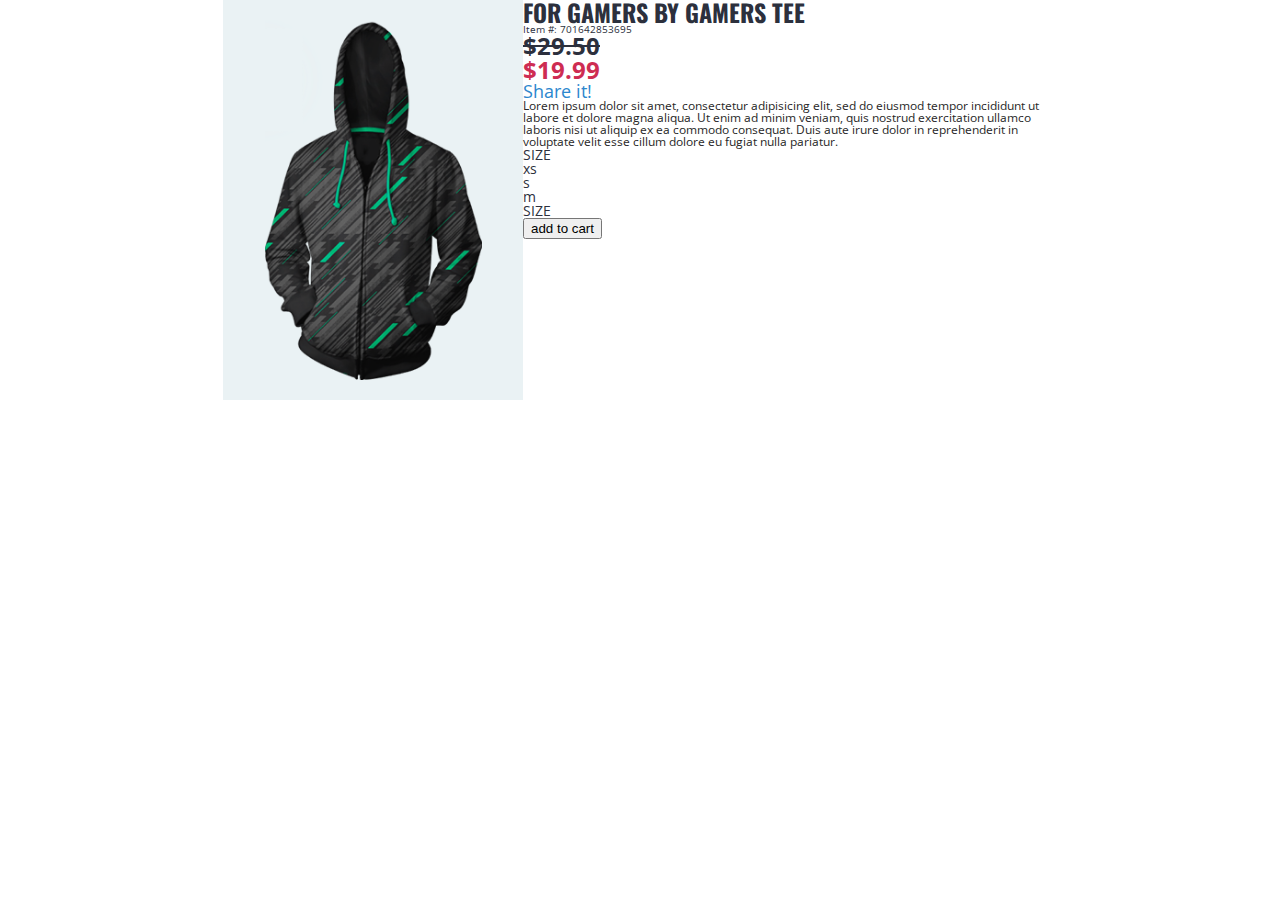
<file: index.html>
<!DOCTYPE html>
<html lang="en">
<head>
    <meta charset="UTF-8">
    <title>Title</title>
    <link href="css/style.css" rel="stylesheet">
    <link href="https://fonts.googleapis.com/css?family=Open+Sans:400,700&display=swap" rel="stylesheet">
    <link href="https://fonts.googleapis.com/css?family=Oswald:400,700&display=swap" rel="stylesheet">
</head>
<body>
<section class="product">
    <div class="container">
        <div class="product__wrapper">
            <div class="product__row row1">
                <div class="product__photo">
                    <img src="images/product_photo.png" class="product__photo_img" alt="product photo"/>
                </div>


            </div>
            <div class="product__row uppercase row2">
                <h1 class="product__title">For gamers by gamers TEE</h1>
            </div>
            <div class="product__row row3">
                <div class="product__id">
                    Item #: 701642853695
                </div>

            <div class="product__row1">
                <div class="product__price">
                    <div class="product__price_regular product__price_old">$29.50</div>
                    <div class="product__price_regular product__price_new">$19.99</div>
                </div>
            </div>
            <div class="product__row1">
                <div class="product__">
                    <div class="product__stars">

                    </div>
                    <div class="product__share">
                        <p>Share it!</p>
                        <div class="product__share_social">

                        </div>

                    </div>

                </div>
            </div>
            <div class="product__row1">
                <p class="product__desc">
                    Lorem ipsum dolor sit amet, consectetur adipisicing elit, sed do eiusmod tempor incididunt ut labore
                    et
                    dolore magna aliqua. Ut enim ad minim veniam, quis nostrud exercitation ullamco laboris nisi ut
                    aliquip
                    ex ea commodo consequat. Duis aute irure dolor in reprehenderit in voluptate velit esse cillum
                    dolore eu
                    fugiat nulla pariatur.
                </p>
            </div>
            <div class="product__row1">
                <div class="product__size">
                    <h4 class="product__size_title uppercase">size</h4>
                    <div class="product__size_list">
                        <div class="product__size_list-item">xs</div>
                        <div class="product__size_list-item">s</div>
                        <div class="product__size_list-item">m</div>
                    </div>
                </div>
            </div>
            <div class="product__row1">
                <div class="product__color">
                    <h4 class="product__color_title uppercase">size</h4>
                    <div class="product__color_list">
                        <div class="product__color_list-item"></div>
                        <div class="product__color_list-item"></div>
                        <div class="product__color_list-item"></div>
                    </div>
                </div>
            </div>
            <div class="product__row1">
                <button class="product__add-to-cart" type="button">add to cart</button>
            </div>
        </div>
        </div>


    </div>
</section>





</body>

</html>
</file>
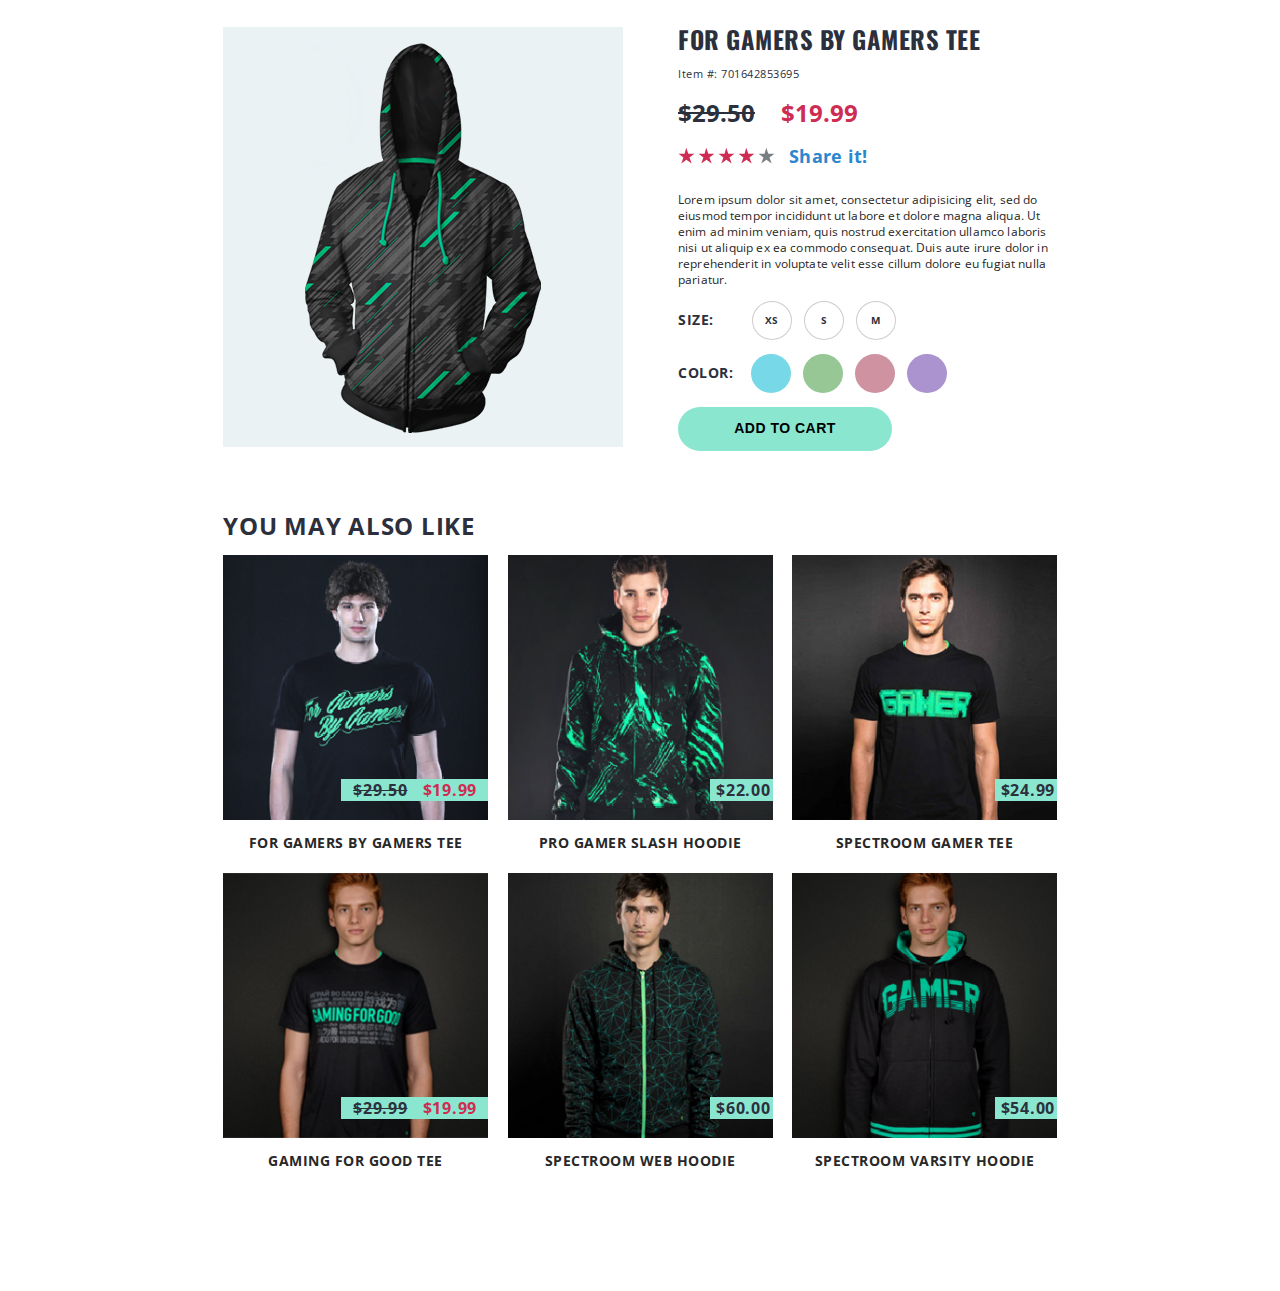
<file: grid.html>
<!DOCTYPE html>
<html lang="en">
<head>
    <meta charset="UTF-8">
    <title>Title</title>
    <meta name="viewport" content="width=device-width, user-scalable=no, initial-scale=1.0, maximum-scale=1.0, minimum-scale=1.0">
    <link href="css/style1.css" rel="stylesheet">
    <link href="https://fonts.googleapis.com/css?family=Open+Sans:300,400,700&display=swap" rel="stylesheet">
    <link href="https://fonts.googleapis.com/css?family=Oswald:400,700&display=swap" rel="stylesheet">
</head>
<body>

<section class="product">
    <div class="container">

        <div class="product__wrapper">
            <div class="product__block uppercase row2">
                <h1 class="product__title">For gamers by gamers TEE</h1>
            </div>

            <div class="product__block row1">
                <div class="product__photo">
                    <img src="images/product_photo.png" class="product__photo-img" alt="For gamers by gamers TEE"/>
                </div>


            </div>

            <div class="product__block row3">
                <div class="product__block">
                    <div class="product__id">
                        Item #: 701642853695
                    </div>
                </div>

                <div class="product__block">
                    <div class="product__price">
                        <div class="product__price_regular product__price_old">$29.50</div>
                        <div class="product__price_regular product__price_new">$19.99</div>
                    </div>
                </div>
                <div class="product__block stars">

                        <div class="product__stars" data-rating="4">

                                    <svg class="product__stars-item">
                                        <use xlink:href="#star"></use>
                                    </svg>
                                    <svg class="product__stars-item">
                                        <use xlink:href="#star"></use>
                                    </svg>
                                    <svg class="product__stars-item">
                                        <use xlink:href="#star"></use>
                                    </svg>
                                    <svg class="product__stars-item">
                                        <use xlink:href="#star"></use>
                                    </svg>
                                    <svg class="product__stars-item">
                                        <use xlink:href="#star"></use>
                                    </svg>


                        </div>
                </div>

                    <div class="product__block share">
                        <div class="product__share">
                            <div class="product__share-word">Share it!</div>
                            <div class="product__share_social">
                                <div class="product__share_social-wrapper">
                                <div class="product__share_social-item">
                                    <a class="link" href="#" target="_blank">
                                    <svg class="icons__item">
                                        <use xlink:href="#facebook"></use>
                                    </svg>
                                    </a>
                                </div>
                                <div class="product__share_social-item">
                                    <a class="link" href="#" target="_blank">
                                    <svg class="icons__item">
                                        <use xlink:href="#twitter"></use>
                                    </svg>
                                    </a>
                                </div>
                                <div class="product__share_social-item">
                                    <a class="link" href="#" target="_blank">
                                    <svg class="icons__item">
                                        <use xlink:href="#pinterest"></use>
                                    </svg>
                                    </a>
                                </div>
                                <div class="product__share_social-item">
                                    <a class="link" href="#" target="_blank">
                                    <svg class="icons__item">
                                        <use xlink:href="#youtube"></use>
                                    </svg>
                                    </a>
                                </div>

                                <div class="product__share_social-item close">
                                    <svg class="icons__item">
                                        <use xlink:href="#cross"></use>
                                    </svg>
                                </div>
                                </div>

                            </div>

                        </div>

                    </div>

                <div class="product__block">
                    <h4 class="product__desc_title uppercase title-level2 tablet">DETAILS:</h4>
                    <p class="product__desc">
                        Lorem ipsum dolor sit amet, consectetur adipisicing elit, sed do eiusmod tempor incididunt ut
                        labore
                        et
                        dolore magna aliqua. Ut enim ad minim veniam, quis nostrud exercitation ullamco laboris nisi ut
                        aliquip
                        ex ea commodo consequat. Duis aute irure dolor in reprehenderit in voluptate velit esse cillum
                        dolore eu
                        fugiat nulla pariatur.
                    </p>
                </div>
                <div class="product__block">
                    <div class="product__size">
                        <h4 class="product__size_title uppercase title-level2">size:</h4>
                        <div class="product__size_list">
                            <div class="product__size_list-item">xs</div>
                            <div class="product__size_list-item">s</div>
                            <div class="product__size_list-item">m</div>
                        </div>
                    </div>
                </div>
                <div class="product__block">
                    <div class="product__color">
                        <h4 class="product__color_title uppercase title-level2">color:</h4>
                        <div class="product__color_list">
                            <div class="product__color_list-item"></div>
                            <div class="product__color_list-item"></div>
                            <div class="product__color_list-item"></div>
                            <div class="product__color_list-item"></div>
                        </div>
                    </div>
                </div>
                <div class="product__block">
                    <button class="product__add-to-cart add-to-cart uppercase" type="button">add to cart</button>
                </div>
            </div>
        </div>


    </div>
</section>
<section class="also-like">
    <div class="container">
        <h1 class="also-like__title uppercase">YOU MAY ALSO LIKE</h1>
        <div class="also-like__list-wrap">
            <div class="also-like__list">
                <div class="also-like__list_item">
                    <div class="also-like__list_item-img">
                        <img class="item-photo" src="images/photo_1_fixed.jpg" alt="For gamers by gamers TEE">
                        <div class="also-like__price">
                            <div class="also-like__price_regular also-like__price_old">$29.50</div>
                            <div class="also-like__price_regular also-like__price_new">$19.99</div>
                        </div>
                    </div>
                    <div class="also-like__subtitle uppercase">For gamers by gamers TEE</div>
                </div>
                <div class="also-like__list_item">
                    <div class="also-like__list_item-img">
                        <img src="images/photo_2_fixed.jpg" alt="PRO gamer SLASH HOODIE">
                        <div class="also-like__price">
                            <div class="also-like__price_regular">$22.00</div>

                        </div>
                    </div>
                    <div class="also-like__subtitle uppercase">PRO gamer SLASH HOODIE</div>
                </div>
                <div class="also-like__list_item">
                    <div class="also-like__list_item-img">
                        <img src="images/photo_3_fixed.jpg" alt="spectroom GAMER TEE">
                        <div class="also-like__price">
                            <div class="also-like__price_regular">$24.99</div>

                        </div>
                    </div>
                    <div class="also-like__subtitle uppercase">spectroom GAMER TEE</div>
                </div>
                <div class="also-like__list_item">
                    <div class="also-like__list_item-img">
                        <img src="images/photo_4_fixed.jpg" alt="GAMING FOR GOOD TEE">
                        <div class="also-like__price">
                            <div class="also-like__price_regular also-like__price_old">$29.99</div>
                            <div class="also-like__price_regular also-like__price_new">$19.99</div>
                        </div>
                    </div>
                    <div class="also-like__subtitle uppercase">GAMING FOR GOOD TEE</div>
                </div>
                <div class="also-like__list_item">
                    <div class="also-like__list_item-img">
                        <img src="images/photo_5_fixed.jpg" alt="spectroom web hoodie">
                        <div class="also-like__price">
                            <div class="also-like__price_regular">$60.00</div>

                        </div>
                    </div>
                    <div class="also-like__subtitle uppercase">spectroom web hoodie</div>
                </div>
                <div class="also-like__list_item">
                    <div class="also-like__list_item-img">
                        <img src="images/photo_6_fixed.jpg" alt="spectroom varsity hoodie">
                        <div class="also-like__price">
                            <div class="also-like__price_regular">$54.00</div>

                        </div>
                    </div>
                    <div class="also-like__subtitle uppercase">spectroom varsity hoodie</div>
                </div>
            </div>
        </div>

    </div>
</section>


<svg style="display: none" xmlns="http://www.w3.org/2000/svg">
    <symbol id="cross" viewBox="0 0 28 28">
        <path d="M3.823,0.522L28,23.447,24.184,27.48,0.005,4.555ZM27.472,3.814L4.565,28.01l-4.03-3.821L23.442-.007Z"/>
    </symbol>
    <symbol id="star" viewBox="0 0 21 21">
        <path d="M8.865,13.374L3.48,17.324,5.693,11.07,0.561,7.024H6.9L8.65,0.733l2.175,6.291h6.345L12.037,11.07l2.294,6.215Z"/>
    </symbol>
    <symbol id="facebook" viewBox="0 0 21 21">
        <path d="M11.947,6.014H14.01V2.967H11.586V2.978c-2.936.1-3.539,1.755-3.592,3.489H7.988V7.988h-2v2.984h2v8H11v-8h2.469l0.476-2.984H11V7.069A0.982,0.982,0,0,1,11.947,6.014Z"/>
    </symbol>
    <symbol id="pinterest" viewBox="0 0 21 21">
        <path d="M10.484,0C4.845,0,2,4.108,2,7.534c0,2.075.773,3.92,2.431,4.608a0.408,0.408,0,0,0,.594-0.3c0.055-.212.185-0.746,0.243-0.968A0.592,0.592,0,0,0,5.1,10.2a3.514,3.514,0,0,1-.784-2.365,5.667,5.667,0,0,1,5.844-5.778c3.187,0,4.938,1.979,4.938,4.623,0,3.478-1.514,6.413-3.763,6.413A1.858,1.858,0,0,1,9.46,10.77a26.243,26.243,0,0,0,1.048-4.281,1.605,1.605,0,0,0-1.6-1.81c-1.269,0-2.289,1.334-2.289,3.122A4.7,4.7,0,0,0,7,9.709S5.7,15.3,5.47,16.282a13.767,13.767,0,0,0-.036,4.584,0.157,0.157,0,0,0,.282.069A12.933,12.933,0,0,0,7.86,16.988c0.146-.536.835-3.315,0.835-3.315a3.387,3.387,0,0,0,2.9,1.5c3.816,0,6.4-3.535,6.4-8.267C18,3.331,15.016,0,10.484,0"/>
    </symbol>
    <symbol id="twitter" viewBox="0 0 21 21">
        <path id="Icon" class="cls-1" d="M18.562,5.561a5.781,5.781,0,0,1-1.832.52,3.506,3.506,0,0,0,1.376-1.793,5.349,5.349,0,0,1-2.06.729v0a3.3,3.3,0,0,0-5.6,3.016h0A9.518,9.518,0,0,1,3.452,4.611a3.3,3.3,0,0,0,1,4.36A2.122,2.122,0,0,1,3.011,8.6a3.179,3.179,0,0,0,2.546,3.225,2.588,2.588,0,0,1-1.374.1A3.123,3.123,0,0,0,7.133,14.17a5.409,5.409,0,0,1-4.571,1.369A9.91,9.91,0,0,0,7.725,17a9.17,9.17,0,0,0,9.238-9.64c0-.006,0-0.013,0-0.018s0-.029,0-0.042,0-.032,0-0.05A5.68,5.68,0,0,0,18.562,5.561Z"/>
    </symbol>
    <symbol id="youtube" viewBox="0 0 21 21">
        <path class="cls-1" d="M16.1,9.795H4.483a2.915,2.915,0,0,0-2.767,3.043v3.994a2.915,2.915,0,0,0,2.767,3.043H16.1a2.915,2.915,0,0,0,2.767-3.043V12.838A2.915,2.915,0,0,0,16.1,9.795Zm-9.31,2.884H5.655v5.646h-1.1V12.679H3.421V11.717h3.37v0.961ZM10,18.324H9.028V17.791a2.093,2.093,0,0,1-.562.45A1.174,1.174,0,0,1,7.9,18.4a0.607,0.607,0,0,1-.509-0.217,1.051,1.051,0,0,1-.171-0.653V13.449H8.194v3.74a0.415,0.415,0,0,0,.06.25,0.24,0.24,0,0,0,.2.078,0.557,0.557,0,0,0,.271-0.1,1.294,1.294,0,0,0,.3-0.262v-3.7H10v4.875Zm3.535-1.007a1.218,1.218,0,0,1-.229.795,0.812,0.812,0,0,1-.662.275,1.165,1.165,0,0,1-.51-0.106,1.25,1.25,0,0,1-.416-0.331v0.373H10.734V11.717h0.985v2.128a1.529,1.529,0,0,1,.417-0.338,0.961,0.961,0,0,1,.45-0.116,0.841,0.841,0,0,1,.706.311,1.451,1.451,0,0,1,.245.911v2.7ZM16.916,16H15.053v0.919a1.056,1.056,0,0,0,.1.535,0.362,0.362,0,0,0,.33.148,0.4,0.4,0,0,0,.339-0.126,1.051,1.051,0,0,0,.1-0.557V16.7h1v0.251a1.559,1.559,0,0,1-.368,1.13,1.453,1.453,0,0,1-1.093.377,1.344,1.344,0,0,1-1.031-.4,1.554,1.554,0,0,1-.377-1.106v-2.19a1.376,1.376,0,0,1,.414-1.034,1.47,1.47,0,0,1,1.066-.4,1.368,1.368,0,0,1,1.028.369,1.465,1.465,0,0,1,.359,1.063V16Zm-1.43-1.822a0.387,0.387,0,0,0-.333.135,0.713,0.713,0,0,0-.1.437v0.492h0.861V14.754a0.722,0.722,0,0,0-.1-0.437A0.375,0.375,0,0,0,15.487,14.181Zm-3.36-.017a0.477,0.477,0,0,0-.206.047,0.723,0.723,0,0,0-.2.149V17.4a0.839,0.839,0,0,0,.231.174,0.576,0.576,0,0,0,.236.053,0.317,0.317,0,0,0,.263-0.1,0.54,0.54,0,0,0,.084-0.336V14.666a0.585,0.585,0,0,0-.1-0.375A0.376,0.376,0,0,0,12.127,14.165ZM6,8.805H7.234V5.785l1.438-4.26H7.416L6.652,4.435H6.574l-0.8-2.91H4.529L6,5.921V8.805ZM10.345,8.94a1.671,1.671,0,0,0,1.175-.392,1.4,1.4,0,0,0,.425-1.081V4.694a1.293,1.293,0,0,0-.433-1.006A1.619,1.619,0,0,0,10.394,3.3a1.8,1.8,0,0,0-1.191.37,1.227,1.227,0,0,0-.443.994V7.446a1.424,1.424,0,0,0,.431,1.089A1.619,1.619,0,0,0,10.345,8.94ZM9.89,4.622a0.365,0.365,0,0,1,.124-0.285,0.486,0.486,0,0,1,.327-0.107,0.545,0.545,0,0,1,.352.107,0.354,0.354,0,0,1,.133.285V7.547a0.445,0.445,0,0,1-.132.34,0.5,0.5,0,0,1-.354.123,0.44,0.44,0,0,1-.335-0.121A0.475,0.475,0,0,1,9.89,7.547V4.622ZM13.6,8.883a1.378,1.378,0,0,0,.636-0.171,2.34,2.34,0,0,0,.632-0.5v0.6h1.1V3.435h-1.1V7.511a1.5,1.5,0,0,1-.338.288,0.633,0.633,0,0,1-.307.113A0.264,0.264,0,0,1,14,7.826a0.44,0.44,0,0,1-.07-0.274V3.435h-1.1V7.924a1.132,1.132,0,0,0,.192.717A0.691,0.691,0,0,0,13.6,8.883Z"/>
    </symbol>
</svg>
<script src="js/script.js"></script>
</body>


</html>
</file>
<file: css/style.css>
html,body,div,span,applet,object,iframe,h1,h2,h3,h4,h5,h6,p,blockquote,pre,a,abbr,acronym,address,big,cite,code,del,dfn,em,img,ins,kbd,q,s,samp,small,strike,strong,sub,sup,tt,var,b,u,i,center,dl,dt,dd,ol,ul,li,fieldset,form,label,legend,table,caption,tbody,tfoot,thead,tr,th,td,article,aside,canvas,details,embed,figure,figcaption,footer,header,hgroup,menu,nav,output,ruby,section,summary,time,mark,audio,video{margin:0;padding:0;border:0;font-size:100%;font:inherit;vertical-align:baseline}article,aside,details,figcaption,figure,footer,header,hgroup,menu,nav,section{display:block}body{line-height:1}ol,ul{list-style:none}blockquote,q{quotes:none}blockquote:before,blockquote:after,q:before,q:after{content:'';content:none}table{border-collapse:collapse;border-spacing:0}.product__row.row1{float:left}.product__row.row2{float:left;width:calc(100% - 300px)}.product__photo{background-color:#eaf2f4;height:auto;width:300px;height:400px;display:flex;align-items:center}.product__photo_img{display:block;margin:0 auto;width:100%;max-width:217px}.product__title{font-family:"Oswald",sans-serif;font-size:24px;font-weight:700}.product__id{font-size:10px}.product__price_regular{font-size:24px;font-weight:700}.product__price_old{text-decoration-line:line-through}.product__price_new{color:#ce2c52}.product__share{font-size:18px;color:#2c87ce}.product__desc{font-size:12px;color:#282828}*{box-sizing:border-box}body{font-family:'Open Sans', sans-serif;font-weight:400;color:#2c303d;font-size:14px}.uppercase{text-transform:uppercase}.container{max-width:934px;width:100%;padding:0 50px;margin:0 auto}
</file>
<file: css/style1.css>
html,body,div,span,applet,object,iframe,h1,h2,h3,h4,h5,h6,p,blockquote,pre,a,abbr,acronym,address,big,cite,code,del,dfn,em,img,ins,kbd,q,s,samp,small,strike,strong,sub,sup,tt,var,b,u,i,center,dl,dt,dd,ol,ul,li,fieldset,form,label,legend,table,caption,tbody,tfoot,thead,tr,th,td,article,aside,canvas,details,embed,figure,figcaption,footer,header,hgroup,menu,nav,output,ruby,section,summary,time,mark,audio,video{margin:0;padding:0;border:0;font-size:100%;font:inherit;vertical-align:baseline}article,aside,details,figcaption,figure,footer,header,hgroup,menu,nav,section{display:block}body{line-height:1}ol,ul{list-style:none}blockquote,q{quotes:none}blockquote:before,blockquote:after,q:before,q:after{content:'';content:none}table{border-collapse:collapse;border-spacing:0}*{box-sizing:border-box}body{font-family:"Open Sans",sans-serif;font-weight:400;color:#2c303d;font-size:14px}svg{display:inline-block;fill:currentColor;vertical-align:top}.uppercase{text-transform:uppercase}.tablet{display:none}@media only screen and (max-width: 1024px){.tablet{display:block}}.container{max-width:934px;width:100%;padding:0 50px;margin:0 auto}@media only screen and (max-width: 1024px){.container{max-width:717px;padding:0 40px}}@media only screen and (max-width: 767px){.container{max-width:402px;padding:0 35px}}.title-level2{font-size:14px;line-height:32.5px;letter-spacing:0.5px;font-weight:700}.add-to-cart{outline:none;background-color:#8ae6cf;font-size:14px;font-weight:700;line-height:30.92px;letter-spacing:0.5px;border-radius:30px;border:none;cursor:pointer;-moz-transition:450ms ease 0s;-o-transition:450ms ease 0s;-webkit-transition:450ms ease 0s;transition:450ms ease 0s}.add-to-cart:hover{background-color:#C5F3E7}.product{padding-top:24px;margin-bottom:35px}@media only screen and (max-width: 1024px){.product{padding-top:36px;margin-bottom:30px}}.product__wrapper{display:-ms-grid;display:grid;-ms-grid-columns:455px 1fr 1fr;grid-template-columns:455px 1fr 1fr;grid-auto-columns:minmax(24px, auto);grid-auto-rows:minmax(24px, auto)}@media only screen and (max-width: 1024px){.product__wrapper{-ms-grid-columns:352px 1fr 1fr;grid-template-columns:352px 1fr 1fr}}@media only screen and (max-width: 767px){.product__wrapper{display:-webkit-box;display:-moz-box;display:-ms-flexbox;display:-webkit-flex;display:flex;-webkit-flex-direction:column;-moz-flex-direction:column;-ms-flex-direction:column;-webkit-flex-direction:column;flex-direction:column}}.product__block.row1{-ms-grid-column:1;-ms-grid-column-span:1;grid-column:1 / 2;-ms-grid-row:1;-ms-grid-row-span:3;grid-row:1 / 4;margin-right:55px;margin-top:3px}@media only screen and (max-width: 1024px){.product__block.row1{-ms-grid-column:1;-ms-grid-column-span:1;grid-column:1 / 2;-ms-grid-row:2;-ms-grid-row-span:2;grid-row:2 / 4;margin-right:0px}}@media only screen and (max-width: 767px){.product__block.row1{width:auto;margin-left:-35px;margin-right:-35px}}.product__block.row2{-ms-grid-column:2;-ms-grid-column-span:-3;grid-column:2 / -1;-ms-grid-row:1;-ms-grid-row-span:1;grid-row:1 / 2}@media only screen and (max-width: 1024px){.product__block.row2{-ms-grid-column:1;-ms-grid-column-span:-2;grid-column:1 / -1;margin-bottom:18px}}.product__block.row3{display:-ms-grid;display:grid;-ms-grid-columns:100px 1fr;grid-template-columns:100px 1fr;-ms-grid-column:2;-ms-grid-column-span:-3;grid-column:2 / -1}@media only screen and (max-width: 1024px){.product__block.row3{-ms-grid-column:1;-ms-grid-column-span:-2;grid-column:1 / -1;-ms-grid-row:2;-ms-grid-row-span:0;grid-row:2 / 2;-ms-grid-columns:352px 1fr 1fr;grid-template-columns:352px 1fr 1fr;display:-ms-grid;display:grid}}@media only screen and (max-width: 767px){.product__block.row3{display:-webkit-box;display:-moz-box;display:-ms-flexbox;display:-webkit-flex;display:flex;-webkit-flex-direction:column;-moz-flex-direction:column;-ms-flex-direction:column;-webkit-flex-direction:column;flex-direction:column}}.product__block{-ms-grid-column:1;-ms-grid-column-span:-2;grid-column:1 / -1}@media only screen and (max-width: 1024px){.product__block{-ms-grid-column:2;-ms-grid-column-span:-3;grid-column:2 / -1}}.product__block .share{-ms-grid-row:3;-ms-grid-row-span:0;grid-row:3 / 3;-ms-grid-column:2;-ms-grid-column-span:-3;grid-column:2 / -1;display:-ms-grid;display:grid;justify-items:baseline;align-items:center}@media only screen and (max-width: 1024px){.product__block .share{-ms-grid-column:1;-ms-grid-column-span:0;grid-column:1 / 1;-ms-grid-row:1;-ms-grid-row-span:0;grid-row:1 / 1}}@media only screen and (max-width: 767px){.product__block .share{display:-webkit-box;display:-moz-box;display:-ms-flexbox;display:-webkit-flex;display:flex;-webkit-flex-direction:column;-moz-flex-direction:column;-ms-flex-direction:column;-webkit-flex-direction:column;flex-direction:column}}.product__block .stars{-ms-grid-row:3;-ms-grid-row-span:0;grid-row:3 / 3}.product__photo{display:-webkit-box;display:-moz-box;display:-ms-flexbox;display:-webkit-flex;display:flex;-webkit-justify-content:center;-moz-justify-content:center;-ms-justify-content:center;justify-content:center;-ms-flex-pack:center;-webkit-align-items:center;-moz-align-items:center;-ms-align-items:center;-ms-flex-align:center;align-items:center;background-color:#eaf2f4;width:auto;max-width:400px;height:420px}@media only screen and (max-width: 1024px){.product__photo{max-width:337px;height:354px}}@media only screen and (max-width: 767px){.product__photo{max-width:402px;height:auto}}.product__photo-img{display:block;width:auto;max-width:100%;max-height:100%;height:auto}.product__title{font-family:"Oswald",sans-serif;font-size:24.5px;font-weight:700;line-height:30px;letter-spacing:0.5px;margin-bottom:4px}.product__id{font-size:10.5px;line-height:32.5px;letter-spacing:0.5px;margin-bottom:10px}@media only screen and (max-width: 1024px){.product__id{line-height:18px;margin-bottom:3px}}.product__price{display:-webkit-box;display:-moz-box;display:-ms-flexbox;display:-webkit-flex;display:flex;-webkit-flex-wrap:wrap;-moz-flex-wrap:wrap;-ms-flex-wrap:wrap;flex-wrap:wrap;margin-bottom:17px}@media only screen and (max-width: 1024px){.product__price{margin-bottom:3px}}.product__price_regular{font-size:24px;font-weight:700}@media only screen and (max-width: 1024px){.product__price_regular{font-size:36px}}.product__price_old{text-decoration-line:line-through;margin-right:26px}.product__price_new{color:#ce2c52}.product__stars-wrapper{display:-webkit-box;display:-moz-box;display:-ms-flexbox;display:-webkit-flex;display:flex}.product__stars-item{width:20px;margin-right:-4px;height:30px;color:#787f84}.product__stars[data-rating="1"] .product__stars-item:nth-child(-n+1){color:#ce2c52}.product__stars[data-rating="2"] .product__stars-item:nth-child(-n+2){color:#ce2c52}.product__stars[data-rating="3"] .product__stars-item:nth-child(-n+3){color:#ce2c52}.product__stars[data-rating="4"] .product__stars-item:nth-child(-n+4){color:#ce2c52}.product__stars[data-rating="5"] .product__stars-item:nth-child(-n+5){color:#ce2c52}.product__share{margin-left:11px;margin-top:-2px}@media only screen and (max-width: 1024px){.product__share{position:relative}}.product__share-word{font-size:18px;font-weight:700;letter-spacing:0.25px;line-height:16px;color:#2c87ce;position:relative;text-align:center;cursor:pointer}@media only screen and (max-width: 1024px){.product__share-word{display:none}}.product__share.press{position:relative}.product__share.press .product__share_social{display:-webkit-box;display:-moz-box;display:-ms-flexbox;display:-webkit-flex;display:flex}.product__share_social-item .link{display:-webkit-box;display:-moz-box;display:-ms-flexbox;display:-webkit-flex;display:flex;-webkit-justify-content:center;-moz-justify-content:center;-ms-justify-content:center;justify-content:center;-ms-flex-pack:center;-webkit-align-items:center;-moz-align-items:center;-ms-align-items:center;-ms-flex-align:center;align-items:center;cursor:pointer;border-radius:50%;border:2px solid #2c87ce;width:41px;height:41px}.product__share_social-item .icons__item{width:23px;height:36px;fill:#2c87ce}.product__share_social-item.close .icons__item{border:none;width:28px;height:41px;cursor:pointer}@media only screen and (max-width: 1024px){.product__share_social-item.close{display:none}}.product__share_social{display:none;background:#fff;position:absolute;left:50%;top:100%;margin-top:14px;transform:translate(-50%, 0%);-webkit-box-shadow:0px 0px 5px 0px rgba(0,0,0,0.75);-moz-box-shadow:0px 0px 5px 0px rgba(0,0,0,0.75);box-shadow:0px 0px 5px 0px rgba(0,0,0,0.75)}.product__share_social:before{content:"";position:absolute;top:-3px;left:0;right:0;margin:auto;width:20px;height:20px;-webkit-box-shadow:0px 0px 5px 0px rgba(0,0,0,0.75);-moz-box-shadow:0px 0px 5px 0px rgba(0,0,0,0.75);box-shadow:0px 0px 5px 0px rgba(0,0,0,0.75);background-color:#fff;transform:rotate(45deg)}@media only screen and (max-width: 1024px){.product__share_social:before{display:none}}@media only screen and (max-width: 1024px){.product__share_social{display:block;left:0;background-color:transparent;transform:none;box-shadow:none}}@media only screen and (max-width: 767px){.product__share_social{position:relative;width:100%}}.product__share_social-wrapper{display:-webkit-box;display:-moz-box;display:-ms-flexbox;display:-webkit-flex;display:flex;-webkit-justify-content:space-around;-moz-justify-content:space-around;-ms-justify-content:space-around;justify-content:space-around;-ms-flex-pack:space-around;background-color:#fff;position:relative;width:100%;padding:20px 13px}@media only screen and (max-width: 1024px){.product__share_social-wrapper{background-color:transparent;-webkit-flex-direction:column;-moz-flex-direction:column;-ms-flex-direction:column;-webkit-flex-direction:column;flex-direction:column}}@media only screen and (max-width: 767px){.product__share_social-wrapper{-webkit-flex-direction:row;-moz-flex-direction:row;-ms-flex-direction:row;-webkit-flex-direction:row;flex-direction:row}}.product__desc{color:#282828;font-size:12px;line-height:16px;letter-spacing:0.15px;margin-bottom:7px;margin-top:20px}@media only screen and (max-width: 1024px){.product__desc{line-height:17px;letter-spacing:0;margin-top:0px}}.product__size{display:-webkit-box;display:-moz-box;display:-ms-flexbox;display:-webkit-flex;display:flex;-webkit-align-items:center;-moz-align-items:center;-ms-align-items:center;-ms-flex-align:center;align-items:center;margin-bottom:2px}@media only screen and (max-width: 767px){.product__size{-webkit-flex-direction:column;-moz-flex-direction:column;-ms-flex-direction:column;-webkit-flex-direction:column;flex-direction:column;-webkit-align-items:baseline;-moz-align-items:baseline;-ms-align-items:baseline;-ms-flex-align:baseline;align-items:baseline}}.product__size_title{margin-right:32px}.product__size_list{display:-webkit-box;display:-moz-box;display:-ms-flexbox;display:-webkit-flex;display:flex;-webkit-flex-wrap:wrap;-moz-flex-wrap:wrap;-ms-flex-wrap:wrap;flex-wrap:wrap}.product__size_list-item{display:-webkit-box;display:-moz-box;display:-ms-flexbox;display:-webkit-flex;display:flex;-webkit-justify-content:center;-moz-justify-content:center;-ms-justify-content:center;justify-content:center;-ms-flex-pack:center;-webkit-align-items:center;-moz-align-items:center;-ms-align-items:center;-ms-flex-align:center;align-items:center;text-transform:uppercase;font-weight:700;position:relative;width:40px;height:39px;border-radius:50%;font-size:10px;background-color:#fff;border:1px solid #cdcdcd;cursor:pointer;margin:6px;-moz-transition:450ms ease 0s;-o-transition:450ms ease 0s;-webkit-transition:450ms ease 0s;transition:450ms ease 0s}.product__size_list-item:hover{-webkit-box-shadow:0px 0px 8px 2px rgba(0,0,0,0.5);-moz-box-shadow:0px 0px 8px 2px rgba(0,0,0,0.5);box-shadow:0px 0px 8px 2px rgba(0,0,0,0.5)}.product__color{display:-webkit-box;display:-moz-box;display:-ms-flexbox;display:-webkit-flex;display:flex;-webkit-align-items:center;-moz-align-items:center;-ms-align-items:center;-ms-flex-align:center;align-items:center;margin-bottom:8px}@media only screen and (max-width: 1024px){.product__color{margin-bottom:22px}}@media only screen and (max-width: 767px){.product__color{-webkit-flex-direction:column;-moz-flex-direction:column;-ms-flex-direction:column;-webkit-flex-direction:column;flex-direction:column;-webkit-align-items:baseline;-moz-align-items:baseline;-ms-align-items:baseline;-ms-flex-align:baseline;align-items:baseline}}.product__color_title{margin-right:12px}.product__color_list{display:-webkit-box;display:-moz-box;display:-ms-flexbox;display:-webkit-flex;display:flex;-webkit-flex-wrap:wrap;-moz-flex-wrap:wrap;-ms-flex-wrap:wrap;flex-wrap:wrap}.product__color_list-item{display:-webkit-box;display:-moz-box;display:-ms-flexbox;display:-webkit-flex;display:flex;-webkit-justify-content:center;-moz-justify-content:center;-ms-justify-content:center;justify-content:center;-ms-flex-pack:center;-webkit-align-items:center;-moz-align-items:center;-ms-align-items:center;-ms-flex-align:center;align-items:center;text-transform:uppercase;position:relative;width:40px;height:39px;border-radius:50%;cursor:pointer;margin:6px;-moz-transition:450ms ease 0s;-o-transition:450ms ease 0s;-webkit-transition:450ms ease 0s;transition:450ms ease 0s}.product__color_list-item:hover{-webkit-box-shadow:0px 0px 8px 2px rgba(0,0,0,0.5);-moz-box-shadow:0px 0px 8px 2px rgba(0,0,0,0.5);box-shadow:0px 0px 8px 2px rgba(0,0,0,0.5)}.product__color_list-item:nth-child(1){background-color:#77d8e7}.product__color_list-item:nth-child(2){background-color:#96c795}.product__color_list-item:nth-child(3){background-color:#ce92a1}.product__color_list-item:nth-child(4){background-color:#aa93cf}.product__add-to-cart{max-width:214px;width:100%;height:44px;margin-left:0}@media only screen and (max-width: 1024px){.product__add-to-cart{max-width:222px;font-size:18px}}.also-like{margin-bottom:100px}.also-like__title{font-size:24px;line-height:32.5px;letter-spacing:0.75px;font-weight:700;margin-bottom:13px}@media only screen and (max-width: 1024px){.also-like__title{text-align:center;margin-bottom:27px}}.also-like__list{display:-webkit-box;display:-moz-box;display:-ms-flexbox;display:-webkit-flex;display:flex;-webkit-flex-wrap:wrap;-moz-flex-wrap:wrap;-ms-flex-wrap:wrap;flex-wrap:wrap;-webkit-justify-content:space-between;-moz-justify-content:space-between;-ms-justify-content:space-between;justify-content:space-between;-ms-flex-pack:space-between}.also-like__list-wrap{position:relative}@media only screen and (max-width: 767px){.also-like__list-wrap{margin:0 auto;display:table}}.also-like__list_item{margin-bottom:21px;cursor:pointer;width:265px;-moz-transition:450ms ease 0s;-o-transition:450ms ease 0s;-webkit-transition:450ms ease 0s;transition:450ms ease 0s}@media only screen and (max-width: 1024px){.also-like__list_item{width:300px}}@media only screen and (max-width: 767px){.also-like__list_item{width:280px}.also-like__list.slider-inited .also-like__list_item:not(.active-slide){display:none}}.also-like__list_item-img{position:relative;margin-bottom:12px;overflow:hidden}.also-like__list_item-img img{height:265px;width:auto;position:relative;left:50%;transform:translate(-50%, 0)}@media only screen and (max-width: 1024px){.also-like__list_item-img img{height:284px}}@media only screen and (max-width: 767px){.also-like__list_item-img img{height:265px}}.also-like__list_item:hover .also-like__list_item-img{-webkit-box-shadow:0px 0px 8px 2px rgba(0,0,0,0.5);-moz-box-shadow:0px 0px 8px 2px rgba(0,0,0,0.5);box-shadow:0px 0px 8px 2px rgba(0,0,0,0.5)}.also-like__price{display:-webkit-box;display:-moz-box;display:-ms-flexbox;display:-webkit-flex;display:flex;position:absolute;background-color:#8ae6cf;padding-right:2px;padding-left:6px;right:0;bottom:21px}@media only screen and (max-width: 1024px){.also-like__price{right:0;left:0;bottom:-1px;margin:auto;background:rgba(138,230,207,0.8)}}.also-like__price_regular{font-size:16px;font-weight:700;letter-spacing:0.75px;line-height:22.5px}@media only screen and (max-width: 1024px){.also-like__price_regular{text-align:center;padding:0;width:100%;font-size:22px;padding:5px 0}}.also-like__price_new{color:#ce2c52;padding-right:9px}.also-like__price_old{text-decoration:line-through;padding-right:15px;padding-left:6px}@media only screen and (max-width: 1024px){.also-like__price_old{display:none}}.also-like__subtitle{font-size:14px;line-height:18px;letter-spacing:0.5px;font-weight:700;color:#282828;text-align:center}@media only screen and (max-width: 1024px){.also-like__subtitle{font-size:18px}}.also-like__arrow{position:absolute;width:28px;height:50px;overflow:hidden;background-color:#efefef;top:50%;margin-top:-30px}.also-like__arrow_left{left:-35px}.also-like__arrow_right{right:-35px}
</file>
